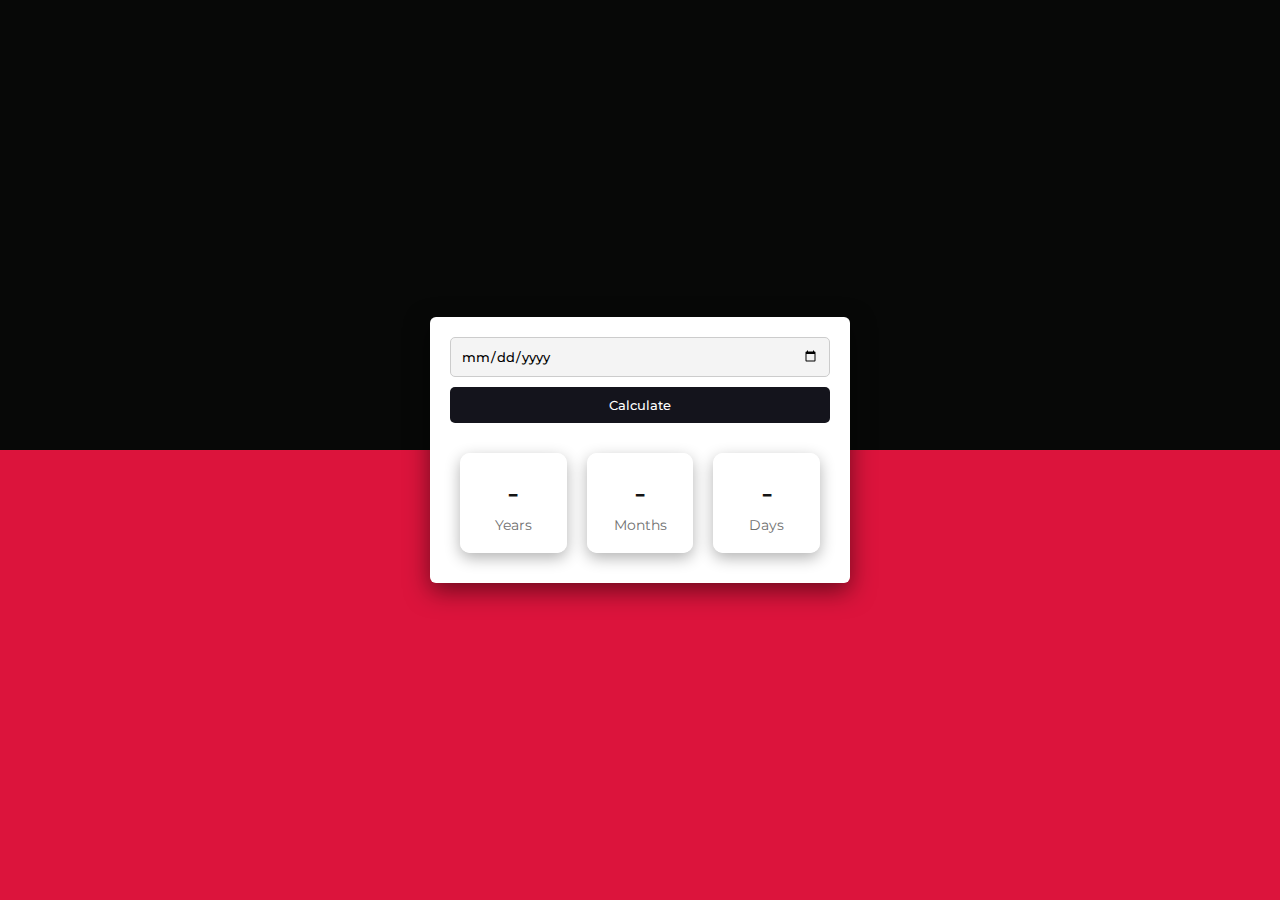
<file: Age_calculator/index.html>
<!DOCTYPE html>
<html lang="en" >
<head>
  <meta charset="UTF-8">
  <title>CodePen - Age Calculator</title>
  <link rel='stylesheet' href='https://fonts.googleapis.com/css2?family=Montserrat:wght@400;500&amp;display=swap'>
  <link rel="stylesheet" href="./styles.css">

</head>
<body>
<!-- partial:index.partial.html -->
<div class="container">
  <div class="input-wrapper">
    <input type="date" id="date-input" />
    <button id="calc-age-btn">Calculate</button>
  </div>
  <div class="output-wrapper">
    <div>
      <span id="years">-</span>
      <p>Years</p>
    </div>
    <div>
      <span id="months">-</span>
      <p>Months</p>
    </div>
    <div>
      <span id="days">-</span>
      <p>Days</p>
    </div>
  </div>
</div>
<!-- partial -->
  <script  src="./script.js"></script>

</body>
</html>
</file>
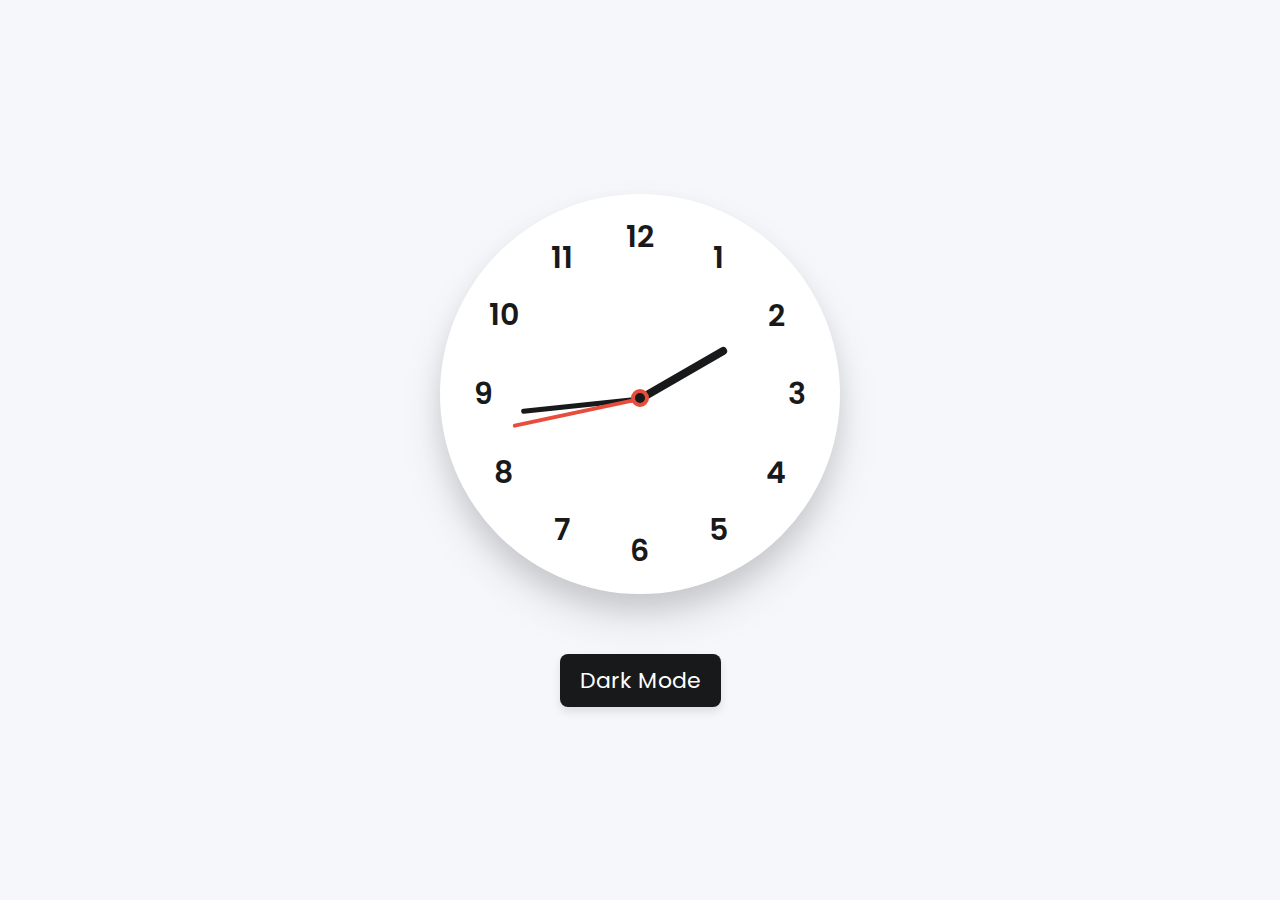
<file: Wall-clock/index.html>
<!DOCTYPE html>
<html lang="en" >
<head>
  <meta charset="UTF-8">
  <title>CodePen - Analog Clock with Dark/White Theme</title>
  <link rel="stylesheet" href="./styles.css">

</head>
<body>
<!-- partial:index.partial.html -->
<div class="container">
  <div class="clock">
    <label style="--i: 1"><span>1</span></label>
    <label style="--i: 2"><span>2</span></label>
    <label style="--i: 3"><span>3</span></label>
    <label style="--i: 4"><span>4</span></label>
    <label style="--i: 5"><span>5</span></label>
    <label style="--i: 6"><span>6</span></label>
    <label style="--i: 7"><span>7</span></label>
    <label style="--i: 8"><span>8</span></label>
    <label style="--i: 9"><span>9</span></label>
    <label style="--i: 10"><span>10</span></label>
    <label style="--i: 11"><span>11</span></label>
    <label style="--i: 12"><span>12</span></label>
    <div class="indicator">
      <span class="hand hour"></span>
      <span class="hand minute"></span>
      <span class="hand second"></span>
    </div>
  </div>
  <div class="mode-switch">Dark Mode</div>
</div>
<!-- partial -->
  <script  src="./script.js"></script>

</body>
</html>
</file>
<file: Age_calculator/styles.css>
* {
    padding: 0;
    margin: 0;
    box-sizing: border-box;
    font-family: "Montserrat", sans-serif;
  }
  
  body {
    background: linear-gradient(180deg, #070807 50%, #dc143c 50%);
    display: flex;
    justify-content: center;
    align-items: center;
    min-height: 100vh;
    margin: 0;
  }
  
  .container {
    width: 90%;
    max-width: 420px;
    text-align: center;
    padding: 20px;
    background-color: rgba(255, 255, 255);
    border-radius: 6px;
    box-shadow: 0 8px 25px rgba(0, 0, 0, 0.5);
  }
  
  .container * {
    border: none;
    outline: none;
  }
  
  .input-wrapper {
    margin-bottom: 20px;
    display: grid;
    gap: 10px;
  }
  
  input[type="date"],
  input,
  button {
    font-weight: 500;
    border-radius: 5px;
    padding: 10px;
    width: 100%;
    border: 1px solid #ccc;
    transition: border-color 0.3s;
  }
  
  input[type="date"] {
    background-color: #f4f4f4;
  }
  
  input:focus,
  button:focus,
  input[type="date"]:focus {
    border-color: #55d0f0;
  }
  
  button {
    color: #fff;
    background-color: #14141c;
    cursor: pointer;
    transition: background-color 0.3s;
  }
  
  button:hover {
    background-color: #1a1a28;
  }
  
  .output-wrapper {
    display: flex;
    justify-content: center;
    align-items: flex-start;
    margin-top: 20px;
  }
  
  .output-wrapper div {
    flex-basis: calc(50% - 20px);
    background-color: rgba(255, 255, 255, 0.95);
    border-radius: 10px;
    box-shadow: 0 5px 15px rgba(0, 0, 0, 0.3);
    text-align: center;
    padding: 20px;
    margin: 10px;
  }
  
  span {
    display: block;
    font-size: 2rem;
    font-weight: 500;
    color: #141414;
    margin-bottom: 5px;
  }
  
  p {
    font-size: 0.87em;
    color: #707070;
    font-weight: 400;
  }
  
  @media (max-width: 768px) {
    .container {
      width: 95%;
    }
  
    .output-wrapper div {
      flex-basis: calc(100% - 20px);
    }
  }
</file>
<file: Wall-clock/styles.css>
@import url("https://fonts.googleapis.com/css2?family=Poppins:wght@200;300;400;500;600;700&display=swap");

* {
  margin: 0;
  padding: 0;
  box-sizing: border-box;
  font-family: "Poppins", sans-serif;
}

:root {
  --primary-color: #f6f7fb;
  --white-color: #fff;
  --black-color: #18191a;
  --red-color: #e74c3c;
}

body {
  display: flex;
  min-height: 100vh;
  align-items: center;
  justify-content: center;
  background: var(--primary-color);
}

body.dark {
  --primary-color: #242526;
  --white-color: #18191a;
  --black-color: #fff;
  --red-color: #e74c3c;
}

.container {
  display: flex;
  flex-direction: column;
  align-items: center;
  gap: 60px;
}

.container .clock {
  display: flex;
  height: 400px;
  width: 400px;
  border-radius: 50%;
  align-items: center;
  justify-content: center;
  background: var(--white-color);
  box-shadow: 0 15px 25px rgba(0, 0, 0, 0.1), 0 25px 45px rgba(0, 0, 0, 0.1);
  position: relative;
}

.clock label {
  position: absolute;
  inset: 20px;
  text-align: center;
  transform: rotate(calc(var(--i) * (360deg / 12)));
}

.clock label span {
  display: inline-block;
  font-size: 30px;
  font-weight: 600;
  color: var(--black-color);
  transform: rotate(calc(var(--i) * (-360deg / 12)));
}

.container .indicator {
  position: absolute;
  height: 10px;
  width: 10px;
  display: flex;
  justify-content: center;
}

.indicator::before {
  content: "";
  position: absolute;
  height: 100%;
  width: 100%;
  border-radius: 50%;
  z-index: 100;
  background: var(--black-color);
  border: 4px solid var(--red-color);
}

.indicator .hand {
  position: absolute;
  height: 130px;
  width: 4px;
  bottom: 0;
  border-radius: 25px;
  transform-origin: bottom;
  background: var(--red-color);
}

.hand.minute {
  height: 120px;
  width: 5px;
  background: var(--black-color);
}

.hand.hour {
  height: 100px;
  width: 8px;
  background: var(--black-color);
}

.mode-switch {
  padding: 10px 20px;
  border-radius: 8px;
  font-size: 22px;
  font-weight: 400;
  display: inline-block;
  color: var(--white-color);
  background: var(--black-color);
  box-shadow: 0 5px 10px rgba(0, 0, 0, 0.1);
  cursor: pointer;
}

.mode-switch:active {
  transform: scale (0.98);
}
</file>
